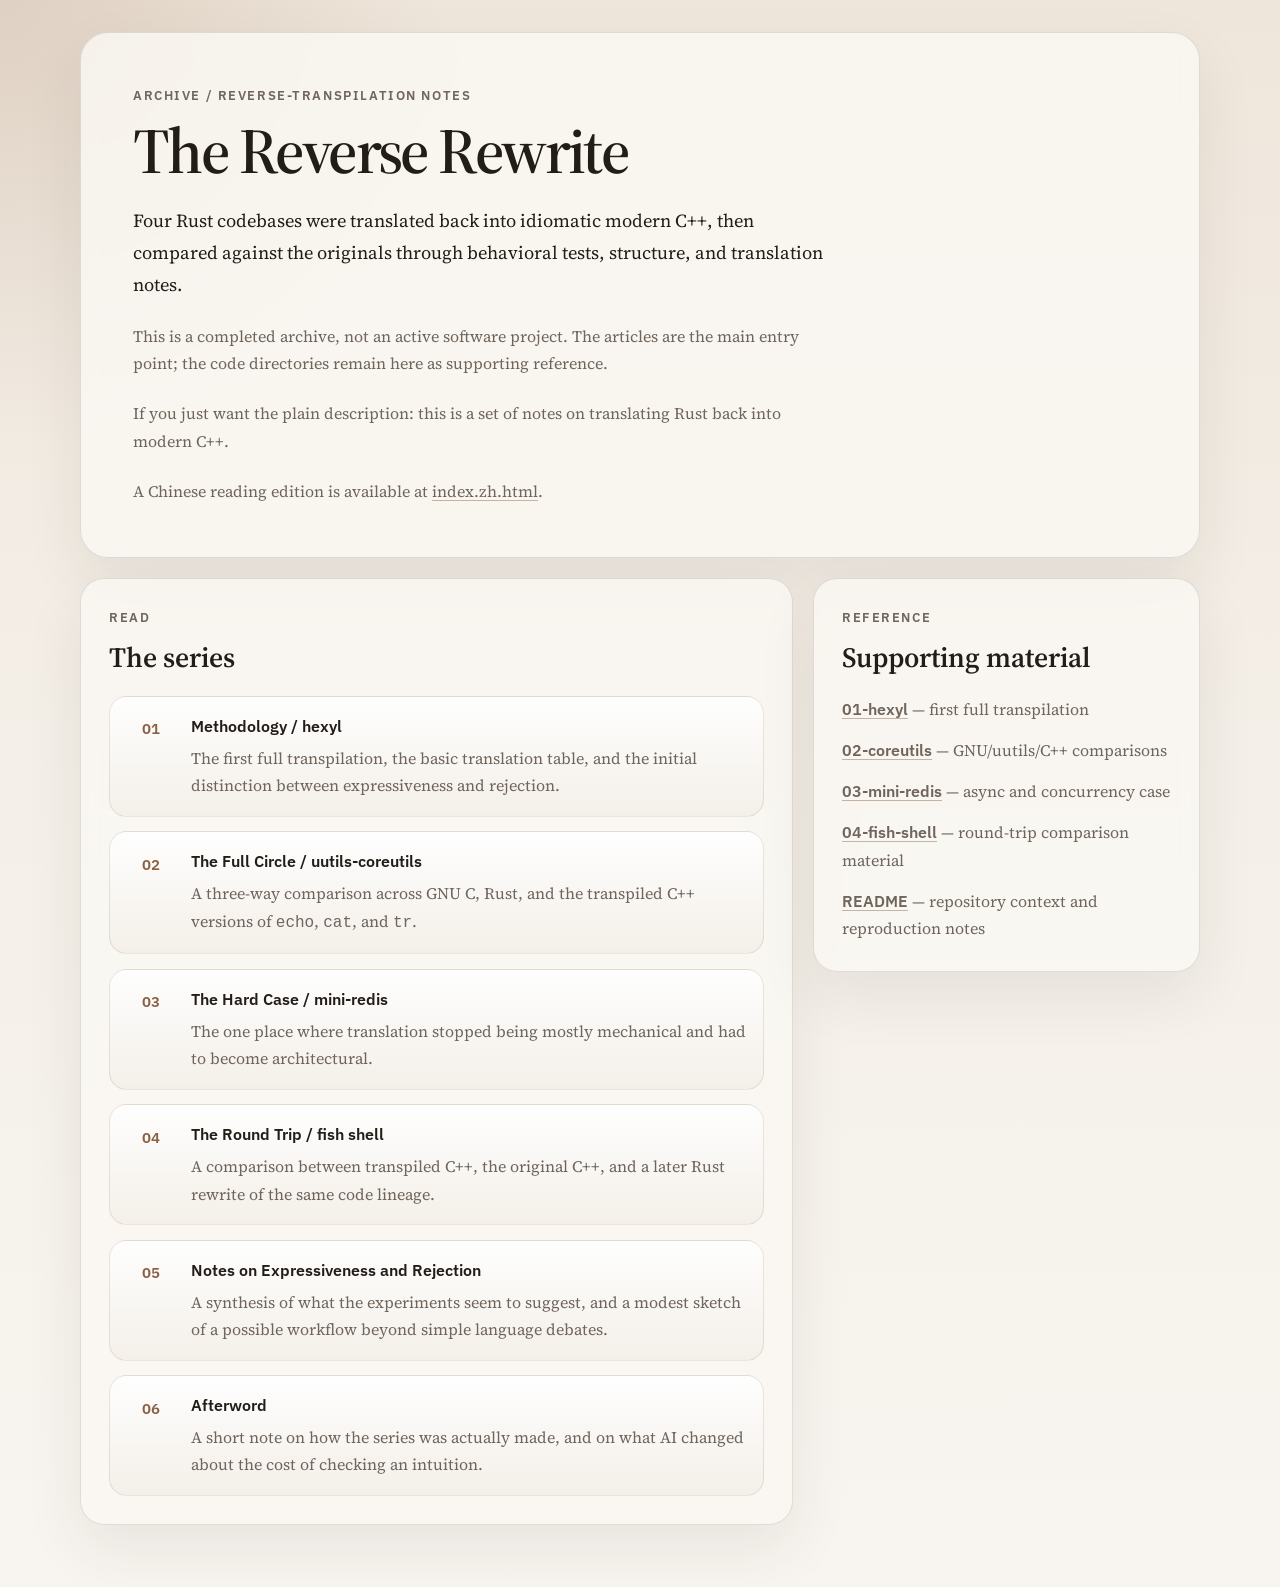
<file: index.html>
<!doctype html>
<html lang="en">
  <head>
    <meta charset="utf-8">
    <meta name="viewport" content="width=device-width, initial-scale=1">
    <title>The Reverse Rewrite</title>
    <meta
      name="description"
      content="The Reverse Rewrite: a quiet archive of reverse-transpilation experiments, translating Rust projects back into modern C++ and comparing what survives."
    >
    <link rel="preconnect" href="https://fonts.googleapis.com">
    <link rel="preconnect" href="https://fonts.gstatic.com" crossorigin>
    <link
      href="https://fonts.googleapis.com/css2?family=IBM+Plex+Sans:wght@400;500;600&family=Source+Serif+4:opsz,wght@8..60,400;8..60,500;8..60,600;8..60,700&display=swap"
      rel="stylesheet"
    >
    <link rel="stylesheet" href="assets/site.css">
  </head>
  <body class="index-page">
    <div class="site-shell">
      <header class="hero">
        <p class="eyebrow">Archive / Reverse-transpilation notes</p>
        <h1>The Reverse Rewrite</h1>
        <p class="lede">
          Four Rust codebases were translated back into idiomatic modern C++,
          then compared against the originals through behavioral tests,
          structure, and translation notes.
        </p>
        <p class="quiet-note">
          This is a completed archive, not an active software project. The
          articles are the main entry point; the code directories remain here as
          supporting reference.
        </p>
        <p class="quiet-note">
          If you just want the plain description: this is a set of notes on translating Rust back into modern C++.
        </p>
        <p class="quiet-note">
          A Chinese reading edition is available at <a href="index.zh.html">index.zh.html</a>.
        </p>
      </header>

      <main class="content-grid">
        <section class="panel">
          <div class="section-heading">
            <p class="section-label">Read</p>
            <h2>The series</h2>
          </div>
          <ol class="article-list">
            <li>
              <a class="article-card" href="articles/01-methodology.html">
                <span class="article-number">01</span>
                <span class="article-copy">
                  <strong>Methodology / hexyl</strong>
                  <span>
                    The first full transpilation, the basic translation table,
                    and the initial distinction between expressiveness and
                    rejection.
                  </span>
                </span>
              </a>
            </li>
            <li>
              <a class="article-card" href="articles/02-coreutils.html">
                <span class="article-number">02</span>
                <span class="article-copy">
                  <strong>The Full Circle / uutils-coreutils</strong>
                  <span>
                    A three-way comparison across GNU C, Rust, and the
                    transpiled C++ versions of <code>echo</code>,
                    <code>cat</code>, and <code>tr</code>.
                  </span>
                </span>
              </a>
            </li>
            <li>
              <a class="article-card" href="articles/03-concurrency.html">
                <span class="article-number">03</span>
                <span class="article-copy">
                  <strong>The Hard Case / mini-redis</strong>
                  <span>
                    The one place where translation stopped being mostly
                    mechanical and had to become architectural.
                  </span>
                </span>
              </a>
            </li>
            <li>
              <a class="article-card" href="articles/04-fish-shell.html">
                <span class="article-number">04</span>
                <span class="article-copy">
                  <strong>The Round Trip / fish shell</strong>
                  <span>
                    A comparison between transpiled C++, the original C++, and a
                    later Rust rewrite of the same code lineage.
                  </span>
                </span>
              </a>
            </li>
            <li>
              <a class="article-card" href="articles/05-theory.html">
                <span class="article-number">05</span>
                <span class="article-copy">
                  <strong>Notes on Expressiveness and Rejection</strong>
                  <span>
                    A synthesis of what the experiments seem to suggest, and a
                    modest sketch of a possible workflow beyond simple language
                    debates.
                  </span>
                </span>
              </a>
            </li>
            <li>
              <a class="article-card" href="articles/06-afterword.html">
                <span class="article-number">06</span>
                <span class="article-copy">
                  <strong>Afterword</strong>
                  <span>
                    A short note on how the series was actually made, and on
                    what AI changed about the cost of checking an intuition.
                  </span>
                </span>
              </a>
            </li>
          </ol>
        </section>

        <section class="panel panel-compact">
          <div class="section-heading">
            <p class="section-label">Reference</p>
            <h2>Supporting material</h2>
          </div>
          <ul class="reference-list">
            <li><a href="01-hexyl/">01-hexyl</a> — first full transpilation</li>
            <li><a href="02-coreutils/">02-coreutils</a> — GNU/uutils/C++ comparisons</li>
            <li><a href="03-mini-redis/">03-mini-redis</a> — async and concurrency case</li>
            <li><a href="04-fish-shell/">04-fish-shell</a> — round-trip comparison material</li>
            <li><a href="README.md">README</a> — repository context and reproduction notes</li>
          </ul>
        </section>
      </main>
    </div>
  </body>
</html>
</file>
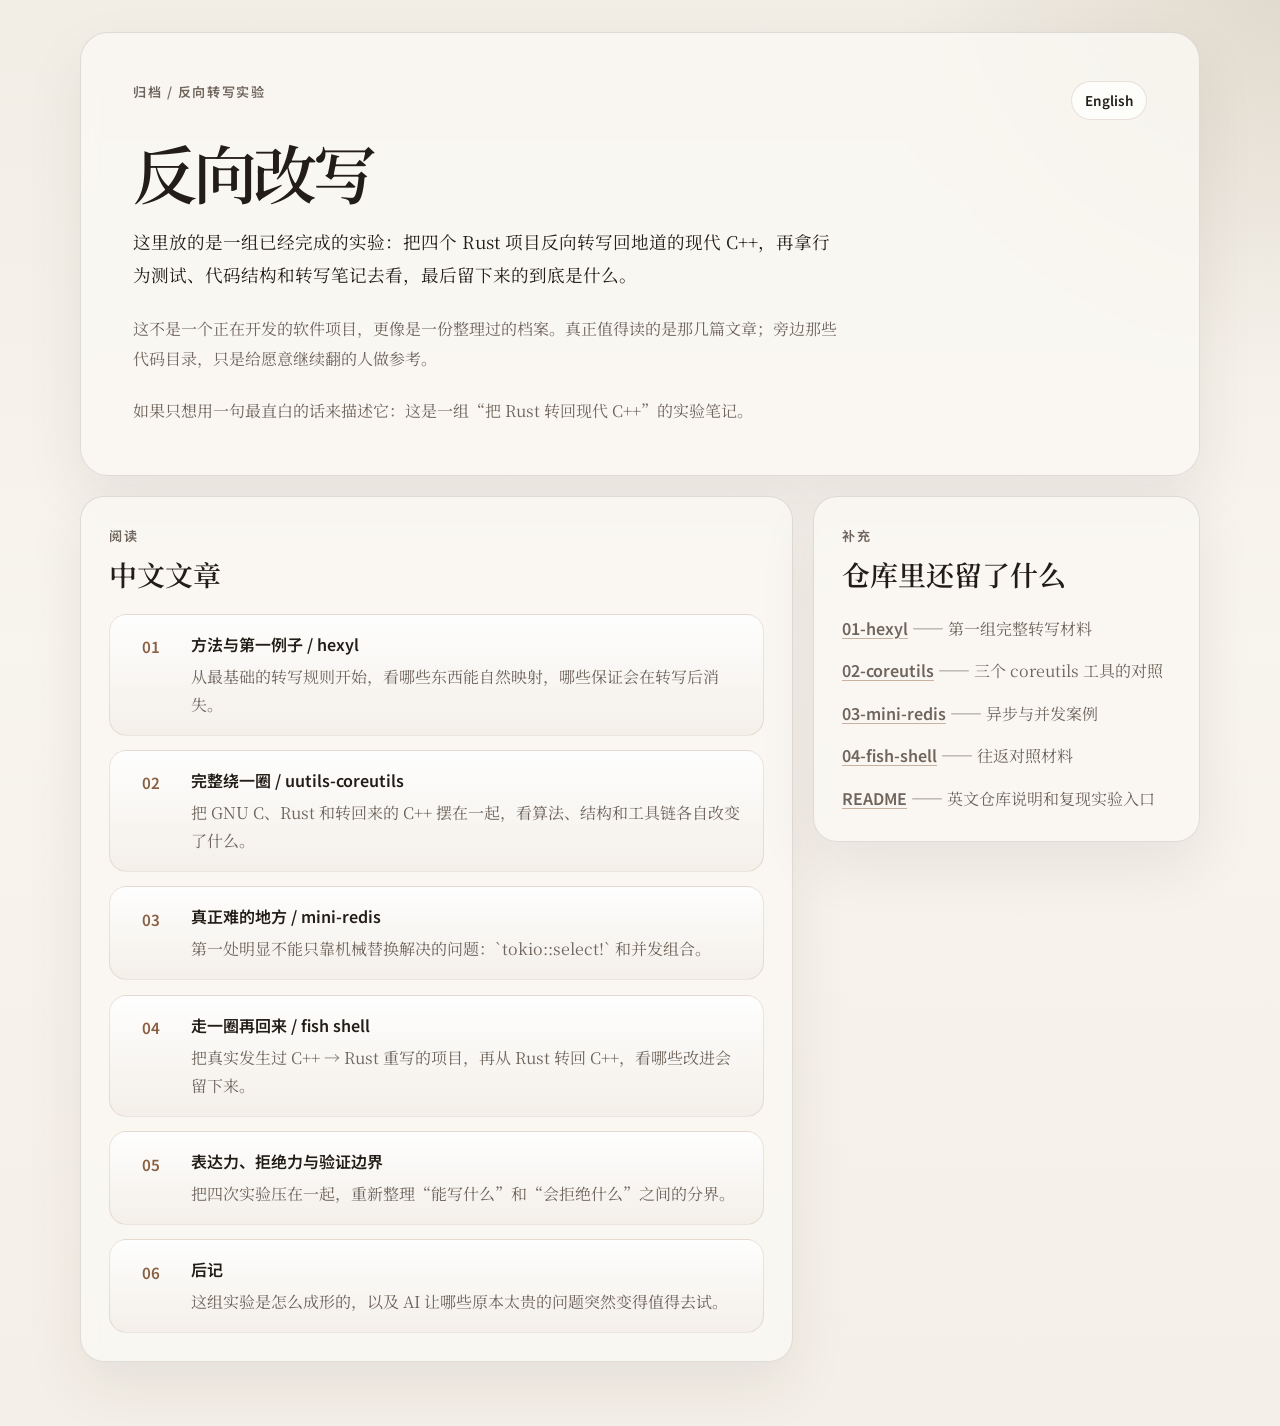
<file: index.zh.html>
<!doctype html>
<html lang="zh-CN">
  <head>
    <meta charset="utf-8">
    <meta name="viewport" content="width=device-width, initial-scale=1">
    <title>反向改写</title>
    <meta
      name="description"
      content="反向改写：一组把 Rust 代码反向转写回现代 C++ 的实验记录，以及围绕表达力、拒绝力和验证边界的几篇文章。"
    >
    <link rel="preconnect" href="https://fonts.googleapis.com">
    <link rel="preconnect" href="https://fonts.gstatic.com" crossorigin>
    <link
      href="https://fonts.googleapis.com/css2?family=Noto+Sans+SC:wght@400;500;700&family=Noto+Serif+SC:wght@400;500;600;700&display=swap"
      rel="stylesheet"
    >
    <link rel="stylesheet" href="assets/site.css">
    <link rel="stylesheet" href="assets/site-zh.css">
  </head>
  <body class="zh-page index-page">
    <div class="site-shell">
      <header class="hero">
        <div class="hero-bar">
          <div>
            <p class="eyebrow">归档 / 反向转写实验</p>
          </div>
          <div class="hero-links">
            <a class="lang-badge" href="index.html">English</a>
          </div>
        </div>
        <h1>反向改写</h1>
        <p class="lede">
          这里放的是一组已经完成的实验：把四个 Rust 项目反向转写回地道的现代 C++，再拿行为测试、代码结构和转写笔记去看，最后留下来的到底是什么。
        </p>
        <p class="quiet-note">
          这不是一个正在开发的软件项目，更像是一份整理过的档案。真正值得读的是那几篇文章；旁边那些代码目录，只是给愿意继续翻的人做参考。
        </p>
        <p class="quiet-note">
          如果只想用一句最直白的话来描述它：这是一组“把 Rust 转回现代 C++”的实验笔记。
        </p>
      </header>

      <main class="content-grid">
        <section class="panel">
          <div class="section-heading">
            <p class="section-label">阅读</p>
            <h2>中文文章</h2>
          </div>
          <ol class="article-list">
            <li>
              <a class="article-card" href="articles/01-methodology.zh.html">
                <span class="article-number">01</span>
                <span class="article-copy">
                  <strong>方法与第一例子 / hexyl</strong>
                  <span>从最基础的转写规则开始，看哪些东西能自然映射，哪些保证会在转写后消失。</span>
                </span>
              </a>
            </li>
            <li>
              <a class="article-card" href="articles/02-coreutils.zh.html">
                <span class="article-number">02</span>
                <span class="article-copy">
                  <strong>完整绕一圈 / uutils-coreutils</strong>
                  <span>把 GNU C、Rust 和转回来的 C++ 摆在一起，看算法、结构和工具链各自改变了什么。</span>
                </span>
              </a>
            </li>
            <li>
              <a class="article-card" href="articles/03-concurrency.zh.html">
                <span class="article-number">03</span>
                <span class="article-copy">
                  <strong>真正难的地方 / mini-redis</strong>
                  <span>第一处明显不能只靠机械替换解决的问题：`tokio::select!` 和并发组合。</span>
                </span>
              </a>
            </li>
            <li>
              <a class="article-card" href="articles/04-fish-shell.zh.html">
                <span class="article-number">04</span>
                <span class="article-copy">
                  <strong>走一圈再回来 / fish shell</strong>
                  <span>把真实发生过 C++ → Rust 重写的项目，再从 Rust 转回 C++，看哪些改进会留下来。</span>
                </span>
              </a>
            </li>
            <li>
              <a class="article-card" href="articles/05-theory.zh.html">
                <span class="article-number">05</span>
                <span class="article-copy">
                  <strong>表达力、拒绝力与验证边界</strong>
                  <span>把四次实验压在一起，重新整理“能写什么”和“会拒绝什么”之间的分界。</span>
                </span>
              </a>
            </li>
            <li>
              <a class="article-card" href="articles/06-afterword.zh.html">
                <span class="article-number">06</span>
                <span class="article-copy">
                  <strong>后记</strong>
                  <span>这组实验是怎么成形的，以及 AI 让哪些原本太贵的问题突然变得值得去试。</span>
                </span>
              </a>
            </li>
          </ol>
        </section>

        <section class="panel panel-compact">
          <div class="section-heading">
            <p class="section-label">补充</p>
            <h2>仓库里还留了什么</h2>
          </div>
          <ul class="reference-list">
            <li><a href="01-hexyl/">01-hexyl</a> —— 第一组完整转写材料</li>
            <li><a href="02-coreutils/">02-coreutils</a> —— 三个 coreutils 工具的对照</li>
            <li><a href="03-mini-redis/">03-mini-redis</a> —— 异步与并发案例</li>
            <li><a href="04-fish-shell/">04-fish-shell</a> —— 往返对照材料</li>
            <li><a href="README.md">README</a> —— 英文仓库说明和复现实验入口</li>
          </ul>
        </section>
      </main>
    </div>
  </body>
</html>
</file>
<file: assets/site.css>
:root {
  --paper: #f4efe8;
  --paper-strong: #fbf8f3;
  --ink: #231d18;
  --muted: #6f655c;
  --accent: #8a6042;
  --accent-soft: rgba(138, 96, 66, 0.12);
  --line: rgba(35, 29, 24, 0.12);
  --shadow: 0 24px 60px rgba(45, 34, 24, 0.08);
  --sans: "IBM Plex Sans", "Avenir Next", "Segoe UI", sans-serif;
  --serif: "Source Serif 4", "Iowan Old Style", "Palatino Linotype", serif;
  --mono: "SFMono-Regular", "SF Mono", "Cascadia Code", "Menlo", monospace;
}

* {
  box-sizing: border-box;
}

html {
  scroll-behavior: smooth;
}

body {
  margin: 0;
  color: var(--ink);
  background:
    radial-gradient(circle at top left, rgba(138, 96, 66, 0.16), transparent 28rem),
    linear-gradient(180deg, #efe6db 0%, var(--paper) 48%, #f8f5f0 100%);
  font-family: var(--serif);
  line-height: 1.72;
}

a {
  color: inherit;
  text-decoration-color: rgba(138, 96, 66, 0.45);
  text-underline-offset: 0.18em;
}

a:hover {
  text-decoration-color: rgba(138, 96, 66, 0.8);
}

code,
pre,
kbd {
  font-family: var(--mono);
}

.site-shell {
  width: min(1120px, calc(100vw - 2rem));
  margin: 0 auto;
  padding: 2rem 0 4rem;
}

.hero,
.panel,
.article-shell,
.topbar {
  background: rgba(251, 248, 243, 0.82);
  border: 1px solid var(--line);
  box-shadow: var(--shadow);
  backdrop-filter: blur(8px);
}

.hero {
  padding: 3.25rem;
  border-radius: 1.75rem;
}

.eyebrow,
.section-label,
.topbar-note {
  margin: 0 0 0.8rem;
  font-family: var(--sans);
  font-size: 0.82rem;
  font-weight: 600;
  letter-spacing: 0.12em;
  text-transform: uppercase;
  color: var(--muted);
}

.hero h1 {
  margin: 0;
  font-size: clamp(2.7rem, 5vw, 4.8rem);
  font-weight: 600;
  line-height: 0.98;
  letter-spacing: -0.04em;
}

.lede,
.quiet-note {
  max-width: 44rem;
  margin: 1.4rem 0 0;
  font-size: 1.15rem;
}

.quiet-note {
  color: var(--muted);
  font-size: 1rem;
}

.content-grid {
  display: grid;
  grid-template-columns: minmax(0, 1.75fr) minmax(280px, 0.95fr);
  gap: 1.25rem;
  margin-top: 1.25rem;
}

.panel {
  border-radius: 1.5rem;
  padding: 1.75rem;
}

.panel-compact {
  align-self: start;
}

.section-heading h2 {
  margin: 0;
  font-size: 1.75rem;
  font-weight: 600;
  line-height: 1.05;
}

.article-list,
.reference-list {
  margin: 1.5rem 0 0;
  padding: 0;
  list-style: none;
}

.article-list {
  display: grid;
  gap: 0.9rem;
}

.article-card {
  display: grid;
  grid-template-columns: 3rem minmax(0, 1fr);
  gap: 1rem;
  padding: 1rem 1.05rem;
  border-radius: 1.1rem;
  border: 1px solid rgba(138, 96, 66, 0.16);
  background: linear-gradient(180deg, rgba(255, 255, 255, 0.92), rgba(244, 239, 232, 0.92));
  text-decoration: none;
  transition: transform 160ms ease, border-color 160ms ease, background 160ms ease;
}

.article-card:hover {
  transform: translateY(-1px);
  border-color: rgba(138, 96, 66, 0.32);
  background: linear-gradient(180deg, rgba(255, 255, 255, 0.98), rgba(250, 246, 240, 0.96));
}

.article-number {
  display: inline-flex;
  align-items: flex-start;
  justify-content: center;
  padding-top: 0.16rem;
  font-family: var(--sans);
  font-size: 0.95rem;
  font-weight: 600;
  color: var(--accent);
}

.article-copy {
  display: grid;
  gap: 0.28rem;
}

.article-copy strong {
  font-family: var(--sans);
  font-size: 1rem;
  font-weight: 600;
}

.article-copy span:last-child,
.reference-list li {
  color: var(--muted);
}

.reference-list {
  display: grid;
  gap: 0.85rem;
}

.reference-list a {
  font-family: var(--sans);
  font-weight: 600;
}

.topbar {
  display: flex;
  align-items: center;
  justify-content: space-between;
  gap: 1rem;
  padding: 1rem 1.2rem;
  border-radius: 1.25rem;
  margin-bottom: 1rem;
}

.brand {
  font-family: var(--sans);
  font-size: 0.95rem;
  font-weight: 600;
  text-decoration: none;
}

.topbar-links {
  display: flex;
  flex-wrap: wrap;
  gap: 1rem;
  font-family: var(--sans);
  font-size: 0.92rem;
}

.article-shell {
  border-radius: 1.6rem;
  padding: 0;
  overflow: hidden;
}

.article-body {
  max-width: 760px;
  margin: 0 auto;
  padding: 3rem 1.4rem 1.6rem;
}

.article-body h1,
.article-body h2,
.article-body h3 {
  line-height: 1.1;
  letter-spacing: -0.03em;
}

.article-body h1 {
  font-size: clamp(2.2rem, 4vw, 3.5rem);
  margin: 0 0 1rem;
}

.article-body h2 {
  font-size: clamp(1.5rem, 3vw, 2.1rem);
  margin: 2.6rem 0 1rem;
}

.article-body h3 {
  font-size: 1.2rem;
  margin: 1.8rem 0 0.7rem;
}

.article-body p,
.article-body ul,
.article-body ol,
.article-body blockquote,
.article-body table,
.article-body pre {
  margin: 1rem 0;
}

.article-body ul,
.article-body ol {
  padding-left: 1.25rem;
}

.article-body li + li {
  margin-top: 0.3rem;
}

.article-body hr {
  border: 0;
  border-top: 1px solid var(--line);
  margin: 1.6rem 0;
}

.article-body blockquote {
  margin-left: 0;
  padding: 0.1rem 0 0.1rem 1rem;
  border-left: 3px solid rgba(138, 96, 66, 0.32);
  color: var(--muted);
}

.article-body table {
  width: 100%;
  border-collapse: collapse;
  display: block;
  overflow-x: auto;
}

.article-body th,
.article-body td {
  min-width: 8rem;
  padding: 0.7rem 0.8rem;
  border-bottom: 1px solid rgba(35, 29, 24, 0.08);
  text-align: left;
  vertical-align: top;
}

.article-body thead th {
  font-family: var(--sans);
  font-size: 0.85rem;
  font-weight: 600;
  color: var(--muted);
  text-transform: uppercase;
  letter-spacing: 0.05em;
}

.article-body pre {
  padding: 1rem 1.1rem;
  border-radius: 1rem;
  background: #221d1a;
  color: #f6efe5;
  overflow-x: auto;
}

.article-body code {
  font-size: 0.92em;
}

.article-body :not(pre) > code {
  padding: 0.12rem 0.35rem;
  border-radius: 0.42rem;
  background: var(--accent-soft);
}

.article-loading,
.article-error {
  font-family: var(--sans);
  color: var(--muted);
}

.article-error {
  color: #8b433c;
}

.article-nav {
  display: grid;
  grid-template-columns: repeat(3, minmax(0, 1fr));
  gap: 0.8rem;
  padding: 0 1.4rem 1.6rem;
  max-width: 940px;
  margin: 0 auto;
}

.nav-card {
  display: block;
  min-height: 100%;
  padding: 1rem 1.05rem;
  border-radius: 1rem;
  border: 1px solid rgba(138, 96, 66, 0.16);
  background: rgba(255, 255, 255, 0.85);
  text-decoration: none;
}

.nav-card span {
  display: block;
  font-family: var(--sans);
  font-size: 0.8rem;
  font-weight: 600;
  letter-spacing: 0.08em;
  text-transform: uppercase;
  color: var(--muted);
}

.nav-card strong {
  display: block;
  margin-top: 0.35rem;
  font-size: 1rem;
}

.nav-card-home {
  text-align: center;
}

@media (max-width: 900px) {
  .content-grid {
    grid-template-columns: 1fr;
  }
}

@media (max-width: 720px) {
  .site-shell {
    width: min(100vw - 1rem, 100%);
    padding-top: 0.75rem;
  }

  .hero,
  .panel {
    padding: 1.4rem;
  }

  .topbar {
    align-items: flex-start;
    flex-direction: column;
  }

  .article-body {
    padding: 2rem 1rem 1.2rem;
  }

  .article-nav {
    grid-template-columns: 1fr;
    padding: 0 1rem 1.2rem;
  }
}
</file>
<file: assets/site-zh.css>
body.zh-page {
  background:
    radial-gradient(circle at top right, rgba(120, 96, 58, 0.14), transparent 24rem),
    linear-gradient(180deg, #f2eee6 0%, #f8f4ee 45%, #f4efe8 100%);
}

.zh-page {
  --sans: "Noto Sans SC", "PingFang SC", "Hiragino Sans GB", "Microsoft YaHei", sans-serif;
  --serif: "Noto Serif SC", "Songti SC", "STSong", serif;
}

.zh-page .hero {
  padding: 3rem 3.25rem 3.1rem;
}

.zh-page .hero h1 {
  letter-spacing: -0.06em;
}

.hero-bar {
  display: flex;
  align-items: flex-start;
  justify-content: space-between;
  gap: 1rem;
  margin-bottom: 1.2rem;
}

.hero-links {
  display: flex;
  flex-wrap: wrap;
  gap: 0.7rem;
}

.lang-badge {
  display: inline-flex;
  align-items: center;
  justify-content: center;
  padding: 0.45rem 0.8rem;
  border-radius: 999px;
  border: 1px solid rgba(138, 96, 66, 0.18);
  background: rgba(255, 255, 255, 0.72);
  font-family: var(--sans);
  font-size: 0.84rem;
  font-weight: 600;
  text-decoration: none;
}

.zh-page .lede {
  font-size: 1.1rem;
  line-height: 1.9;
}

.zh-page .quiet-note {
  line-height: 1.85;
}

.zh-page .article-copy span:last-child,
.zh-page .reference-list li {
  line-height: 1.75;
}

.zh-page .article-body {
  max-width: 800px;
  font-size: 1.03rem;
  line-height: 1.95;
}

.zh-page .article-body h1 {
  letter-spacing: -0.05em;
}

.zh-page .article-body h2,
.zh-page .article-body h3 {
  letter-spacing: -0.04em;
}

.zh-page .article-body p,
.zh-page .article-body li,
.zh-page .article-body blockquote {
  text-wrap: pretty;
}

.zh-page .topbar {
  background: rgba(251, 248, 243, 0.88);
}

.zh-page .topbar-links {
  gap: 0.85rem;
}

@media (max-width: 720px) {
  .hero-bar {
    flex-direction: column;
    margin-bottom: 0.9rem;
  }

  .zh-page .hero {
    padding: 1.45rem;
  }
}
</file>
